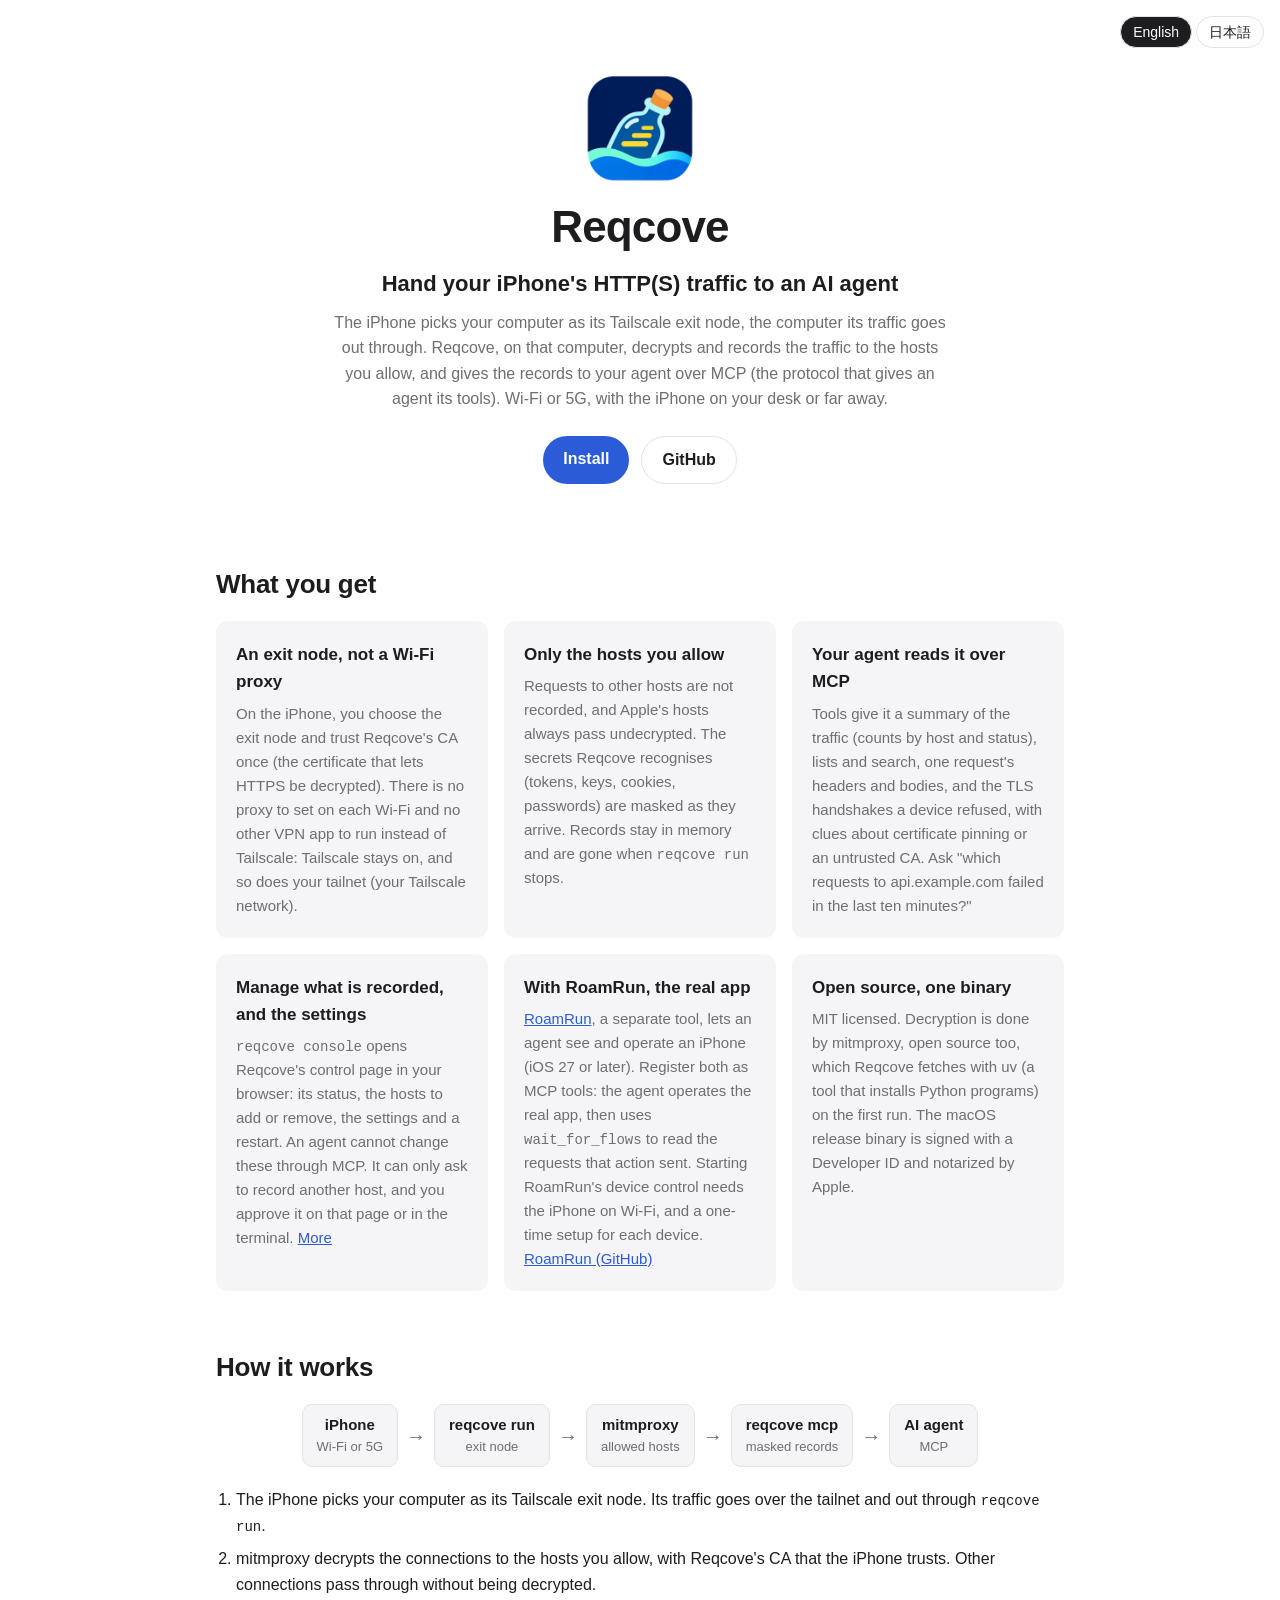
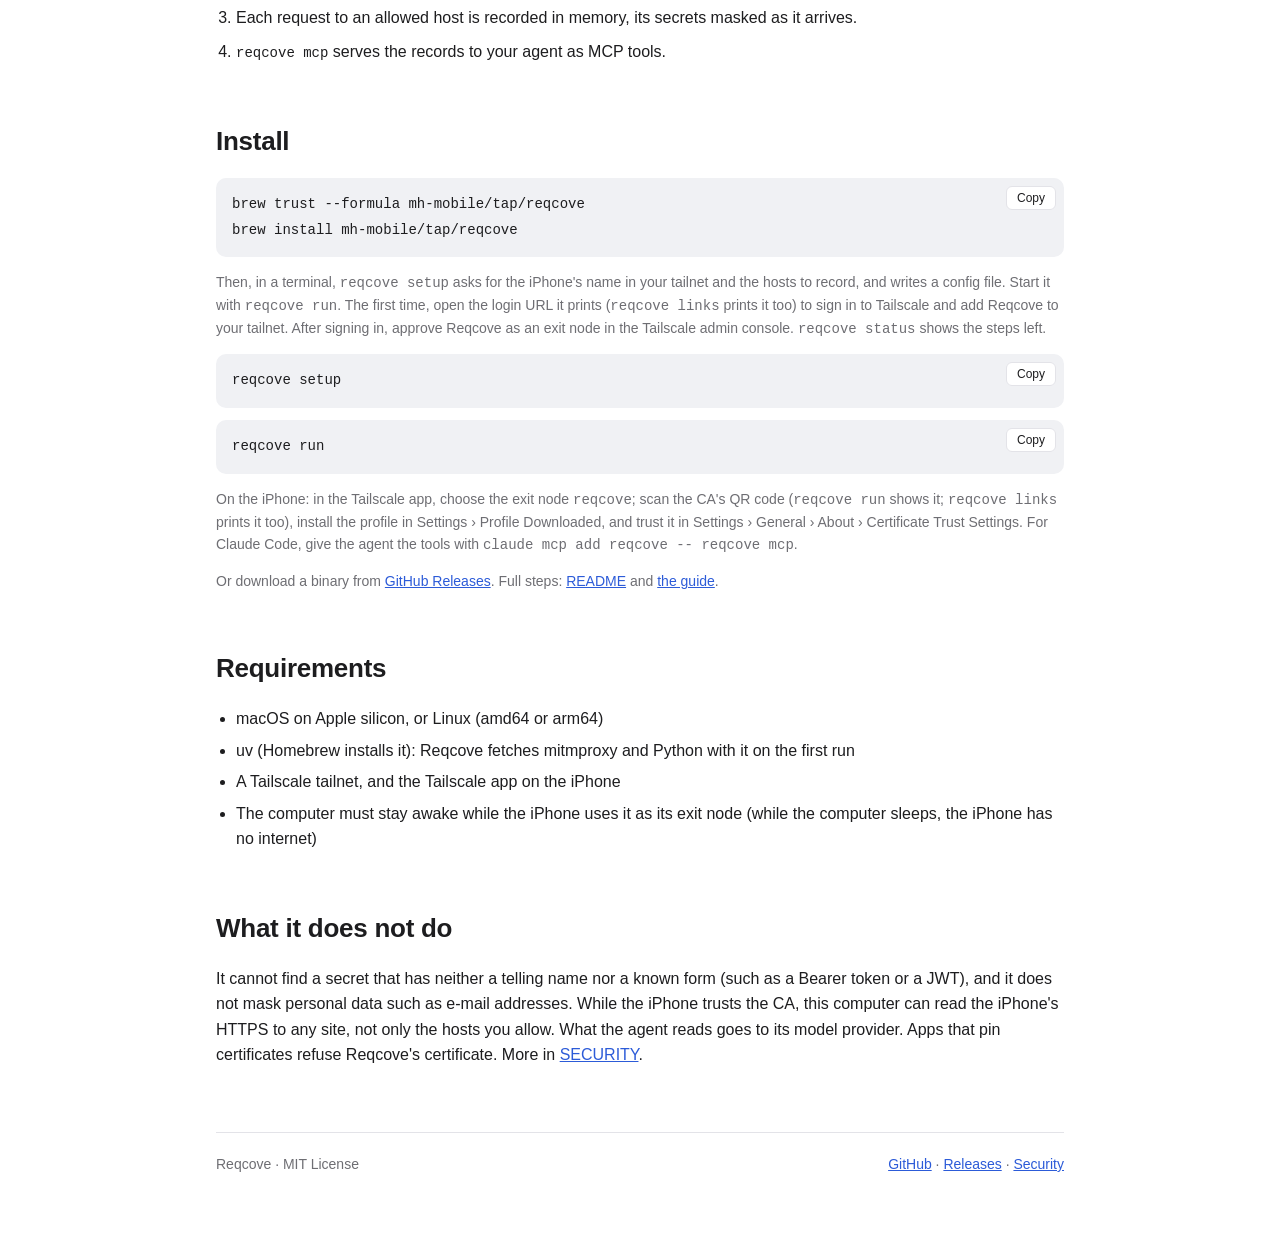
<file: docs/index.html>
<!doctype html>
<html lang="en">
<head>
<meta charset="utf-8">
<meta name="viewport" content="width=device-width, initial-scale=1">
<title>Reqcove</title>
<link rel="icon" href="favicon.ico" sizes="any">
<link rel="apple-touch-icon" href="images/apple-touch-icon.png">
<meta name="description" content="Hand your iPhone's HTTP(S) traffic to an AI agent over MCP, through a Tailscale exit node. The iPhone can be on your desk or far away.">
<meta property="og:title" content="Reqcove">
<meta property="og:description" content="Hand your iPhone's HTTP(S) traffic to an AI agent over MCP. The iPhone can be on your desk or far away.">
<meta property="og:url" content="https://mh-mobile.github.io/reqcove/">
<meta property="og:image" content="https://mh-mobile.github.io/reqcove/images/icon-1024.png">
<meta name="twitter:card" content="summary">
<script>
  // Before the page renders, so Japanese readers don't see English first.
  (function () {
    var l = null;
    try { l = localStorage.getItem("lang"); } catch (e) {}
    document.documentElement.lang = l || ((navigator.language || "").indexOf("ja") === 0 ? "ja" : "en");
  })();
</script>
<style>
  :root {
    --bg: #ffffff; --fg: #1d1d1f; --muted: #6e6e73; --card: #f5f5f7; --line: #e3e3e8;
    --accent: #2c5bd8; --accent-fg: #ffffff; --code: #f0f1f4;
  }
  @media (prefers-color-scheme: dark) {
    :root { --bg: #111114; --fg: #f2f2f5; --muted: #a1a1a8; --card: #1c1c21; --line: #2c2c33;
            --accent: #6b93ff; --accent-fg: #0b0b0f; --code: #1f2027; }
  }
  * { box-sizing: border-box; }
  body { margin: 0; background: var(--bg); color: var(--fg);
         font: 16px/1.6 -apple-system, BlinkMacSystemFont, "Hiragino Sans", "Segoe UI", sans-serif; }
  main { max-width: 880px; margin: 0 auto; padding: 0 16px 64px; }
  a { color: var(--accent); }
  .lang { position: absolute; top: 16px; right: 16px; font-size: 14px; }
  .lang button { background: none; border: 1px solid var(--line); color: var(--fg); border-radius: 999px;
                 padding: 4px 12px; cursor: pointer; font: inherit; }
  .lang button[aria-pressed="true"] { background: var(--fg); color: var(--bg); }
  header { text-align: center; padding: 72px 0 24px; }
  .icon { display: block; margin: 0 auto 8px; border-radius: 24%; }
  h1 { font-size: 44px; margin: 8px 0 4px; letter-spacing: -0.02em; }
  .tagline { font-size: 22px; font-weight: 600; margin: 0 auto 8px; max-width: 680px; }
  .sub { color: var(--muted); margin: 0 auto 24px; max-width: 620px; }
  .cta { display: flex; gap: 12px; justify-content: center; flex-wrap: wrap; }
  .btn { display: inline-block; padding: 10px 20px; border-radius: 999px; text-decoration: none; font-weight: 600; }
  .btn.primary { background: var(--accent); color: var(--accent-fg); }
  .btn.ghost { border: 1px solid var(--line); color: var(--fg); }
  h2 { font-size: 26px; margin: 56px 0 16px; letter-spacing: -0.01em; }
  .grid { display: grid; grid-template-columns: repeat(auto-fit, minmax(240px, 1fr)); gap: 16px; }
  .card { background: var(--card); border-radius: 12px; padding: 20px; }
  .card h3 { margin: 0 0 6px; font-size: 17px; }
  .card p { margin: 0; color: var(--muted); font-size: 15px; }
  .flow { display: flex; align-items: center; justify-content: center; flex-wrap: wrap; gap: 8px; margin: 0 0 20px; }
  .flow .box { display: flex; flex-direction: column; align-items: center; background: var(--card); border: 1px solid var(--line);
               border-radius: 10px; padding: 8px 14px; font-size: 15px; font-weight: 600; }
  .flow .box small { font-weight: 400; color: var(--muted); font-size: 13px; }
  .flow .arrow { color: var(--muted); font-size: 20px; }
  ol.steps { padding-left: 20px; } ol.steps li { margin-bottom: 8px; }
  pre { background: var(--code); border-radius: 10px; padding: 14px 76px 14px 16px; overflow-x: auto; position: relative; margin: 0 0 12px; }
  code { font: 14px/1.5 ui-monospace, SFMono-Regular, Menlo, monospace; }
  .copy { position: absolute; top: 8px; right: 8px; font-size: 12px; padding: 4px 10px; border-radius: 6px;
          border: 1px solid var(--line); background: var(--bg); color: var(--fg); cursor: pointer; }
  ul.req { padding-left: 20px; } ul.req li { margin-bottom: 6px; }
  .note { color: var(--muted); font-size: 14px; }
  footer { border-top: 1px solid var(--line); margin-top: 64px; padding-top: 20px; color: var(--muted); font-size: 14px;
           display: flex; gap: 16px; flex-wrap: wrap; justify-content: space-between; }
  [data-l="ja"] { display: none; }
  html[lang="ja"] [data-l="en"] { display: none; }
  html[lang="ja"] [data-l="ja"] { display: revert; }
  @media (max-width: 520px) {
    h1 { font-size: 36px; } .tagline { font-size: 19px; } header { padding-top: 64px; }
    .flow { flex-direction: column; } .flow .arrow { transform: rotate(90deg); }
  }
</style>
</head>
<body>
<div class="lang" role="group" aria-label="Language">
  <button type="button" data-set="en" aria-pressed="true">English</button>
  <button type="button" data-set="ja" aria-pressed="false">日本語</button>
</div>
<main>
  <header>
    <img class="icon" src="images/icon.png" alt="" width="112" height="112">
    <h1>Reqcove</h1>
    <p class="tagline" data-l="en">Hand your iPhone's HTTP(S) traffic to an AI agent</p>
    <p class="tagline" data-l="ja">iPhone の HTTP(S) 通信を AI エージェントに渡す</p>
    <p class="sub" data-l="en">The iPhone picks your computer as its Tailscale exit node, the computer its traffic goes out through. Reqcove, on that computer, decrypts and records the traffic to the hosts you allow, and gives the records to your agent over MCP (the protocol that gives an agent its tools). Wi-Fi or 5G, with the iPhone on your desk or far away.</p>
    <p class="sub" data-l="ja">iPhone は、お使いのコンピュータを Tailscale の Exit Node（iPhone の通信の出口になるコンピュータ）として選びます。そのコンピュータで動く Reqcove が、許可したホストへの通信を復号して記録し、MCP（エージェントにツールを渡す仕組み）でエージェントに渡します。Wi-Fi でも 5G でも、iPhone が手元にあっても離れた場所にあっても使えます。</p>
    <div class="cta">
      <a class="btn primary" href="#install"><span data-l="en">Install</span><span data-l="ja">インストール</span></a>
      <a class="btn ghost" href="https://github.com/mh-mobile/reqcove">GitHub</a>
    </div>
  </header>

  <h2 data-l="en">What you get</h2>
  <h2 data-l="ja">できること</h2>
  <div class="grid">
    <div class="card">
      <h3 data-l="en">An exit node, not a Wi-Fi proxy</h3><h3 data-l="ja">Wi-Fi のプロキシではなく Exit Node</h3>
      <p data-l="en">On the iPhone, you choose the exit node and trust Reqcove's CA once (the certificate that lets HTTPS be decrypted). There is no proxy to set on each Wi-Fi and no other VPN app to run instead of Tailscale: Tailscale stays on, and so does your tailnet (your Tailscale network).</p>
      <p data-l="ja">iPhone では、Exit Node を選び、Reqcove の CA（HTTPS を復号できるようにする証明書）を一度信頼するだけです。Wi-Fi ごとにプロキシを設定することも、Tailscale の代わりに iPhone で VPN 型のアプリを動かすこともありません。Tailscale はオンのままで、tailnet（自分の Tailscale のネットワーク）もそのまま使えます。</p>
    </div>
    <div class="card">
      <h3 data-l="en">Only the hosts you allow</h3><h3 data-l="ja">記録するのは許可したホストだけ</h3>
      <p data-l="en">Requests to other hosts are not recorded, and Apple's hosts always pass undecrypted. The secrets Reqcove recognises (tokens, keys, cookies, passwords) are masked as they arrive. Records stay in memory and are gone when <code>reqcove run</code> stops.</p>
      <p data-l="ja">ほかのホストへのリクエストは記録しません。Apple のホストへの接続は常に復号せずに通します。Reqcove が見分けられるシークレット（トークン、鍵、Cookie、パスワード）は、届いた時点でマスクします。記録はメモリの中だけにあり、<code>reqcove run</code> を止めると消えます。</p>
    </div>
    <div class="card">
      <h3 data-l="en">Your agent reads it over MCP</h3><h3 data-l="ja">エージェントは MCP で読む</h3>
      <p data-l="en">Tools give it a summary of the traffic (counts by host and status), lists and search, one request's headers and bodies, and the TLS handshakes a device refused, with clues about certificate pinning or an untrusted CA. Ask "which requests to api.example.com failed in the last ten minutes?"</p>
      <p data-l="ja">通信の要約（ホストやステータスごとの件数）、一覧と検索、1 件のヘッダーとボディ、デバイスが拒否した TLS ハンドシェイク（証明書ピンニングや、まだ信頼していない CA を調べる手がかり）を、ツールで読めます。「この 10 分間で api.example.com へのリクエストのうち、失敗したものは？」と聞けます。</p>
    </div>
    <div class="card">
      <h3 data-l="en">Manage what is recorded, and the settings</h3><h3 data-l="ja">記録するホストと設定を管理する</h3>
      <p data-l="en"><code>reqcove console</code> opens Reqcove's control page in your browser: its status, the hosts to add or remove, the settings and a restart. An agent cannot change these through MCP. It can only ask to record another host, and you approve it on that page or in the terminal. <a href="https://github.com/mh-mobile/reqcove/blob/main/docs/guide.md#the-console-reqcove-console">More</a></p>
      <p data-l="ja"><code>reqcove console</code> を打つと、Reqcove の管理画面がブラウザで開きます。状態の確認、記録するホストの追加と削除、設定の変更、再起動ができます。エージェントは MCP ではこれらを変えられません。記録するホストを足すよう頼めるだけで、承認するのはあなたです（管理画面かターミナルで）。<a href="https://github.com/mh-mobile/reqcove/blob/main/docs/guide.ja.md#コンソールreqcove-console">詳しく</a></p>
    </div>
    <div class="card">
      <h3 data-l="en">With RoamRun, the real app</h3><h3 data-l="ja">RoamRun と使えば実機のアプリで</h3>
      <p data-l="en"><a href="https://mh-mobile.github.io/RoamRun/">RoamRun</a>, a separate tool, lets an agent see and operate an iPhone (iOS 27 or later). Register both as MCP tools: the agent operates the real app, then uses <code>wait_for_flows</code> to read the requests that action sent. Starting RoamRun's device control needs the iPhone on Wi-Fi, and a one-time setup for each device. <a href="https://github.com/mh-mobile/RoamRun">RoamRun (GitHub)</a></p>
      <p data-l="ja">別のツールの <a href="https://mh-mobile.github.io/RoamRun/">RoamRun</a> を使うと、エージェントが iPhone の画面を見て操作できます（iOS 27 以降）。両方を MCP のツールとして登録すると、エージェントが実機のアプリを操作し、その操作で送られたリクエストを <code>wait_for_flows</code> で読めます。RoamRun の画面操作を始めるには、iPhone が Wi-Fi につながっていることと、デバイスごとに一度の設定が必要です。<a href="https://github.com/mh-mobile/RoamRun">RoamRun（GitHub）</a></p>
    </div>
    <div class="card">
      <h3 data-l="en">Open source, one binary</h3><h3 data-l="ja">オープンソースで、1 つのバイナリ</h3>
      <p data-l="en">MIT licensed. Decryption is done by mitmproxy, open source too, which Reqcove fetches with uv (a tool that installs Python programs) on the first run. The macOS release binary is signed with a Developer ID and notarized by Apple.</p>
      <p data-l="ja">MIT ライセンスです。復号はオープンソースの mitmproxy が行い、初回の起動時に Reqcove が uv（Python のツールを入れる道具）で取得します。macOS のリリースのバイナリは Developer ID で署名してあり、Apple の公証を受けています。</p>
    </div>
  </div>

  <h2 data-l="en">How it works</h2>
  <h2 data-l="ja">仕組み</h2>
  <div class="flow" aria-hidden="true">
    <div class="box">iPhone<small data-l="en">Wi-Fi or 5G</small><small data-l="ja">Wi-Fi でも 5G でも</small></div>
    <span class="arrow">→</span>
    <div class="box">reqcove run<small data-l="en">exit node</small><small data-l="ja">Exit Node</small></div>
    <span class="arrow">→</span>
    <div class="box">mitmproxy<small data-l="en">allowed hosts</small><small data-l="ja">許可したホスト</small></div>
    <span class="arrow">→</span>
    <div class="box">reqcove mcp<small data-l="en">masked records</small><small data-l="ja">マスク済みの記録</small></div>
    <span class="arrow">→</span>
    <div class="box"><span data-l="en">AI agent</span><span data-l="ja">AI エージェント</span><small>MCP</small></div>
  </div>
  <ol class="steps" data-l="en">
    <li>The iPhone picks your computer as its Tailscale exit node. Its traffic goes over the tailnet and out through <code>reqcove run</code>.</li>
    <li>mitmproxy decrypts the connections to the hosts you allow, with Reqcove's CA that the iPhone trusts. Other connections pass through without being decrypted.</li>
    <li>Each request to an allowed host is recorded in memory, its secrets masked as it arrives.</li>
    <li><code>reqcove mcp</code> serves the records to your agent as MCP tools.</li>
  </ol>
  <ol class="steps" data-l="ja">
    <li>iPhone は、お使いのコンピュータを Tailscale の Exit Node として選びます。iPhone の通信は tailnet を通り、<code>reqcove run</code> から出ていきます。</li>
    <li>許可したホストへの接続は、iPhone が信頼した Reqcove の CA を使って、mitmproxy が復号します。ほかの接続は復号せずに通します。</li>
    <li>許可したホストへのリクエストを、届いた時点でシークレットをマスクして、メモリに記録します。</li>
    <li><code>reqcove mcp</code> が、その記録を MCP のツールとしてエージェントに渡します。</li>
  </ol>

  <div id="install"></div>
  <h2 data-l="en">Install</h2>
  <h2 data-l="ja">インストール</h2>
  <pre><code>brew trust --formula mh-mobile/tap/reqcove
brew install mh-mobile/tap/reqcove</code><button class="copy" type="button"><span data-l="en">Copy</span><span data-l="ja">コピー</span></button></pre>
  <p class="note" data-l="en">Then, in a terminal, <code>reqcove setup</code> asks for the iPhone's name in your tailnet and the hosts to record, and writes a config file. Start it with <code>reqcove run</code>. The first time, open the login URL it prints (<code>reqcove links</code> prints it too) to sign in to Tailscale and add Reqcove to your tailnet. After signing in, approve Reqcove as an exit node in the Tailscale admin console. <code>reqcove status</code> shows the steps left.</p>
  <p class="note" data-l="ja">続いて、ターミナルで <code>reqcove setup</code> を実行します。tailnet での iPhone の名前と記録するホストを聞いて、設定ファイルに書きます。<code>reqcove run</code> で起動します。初回は、表示されるログイン用の URL（<code>reqcove links</code> でも出せます）を開いて Tailscale にログインし、Reqcove を tailnet に加えます。ログイン後、Tailscale の管理画面で Reqcove を Exit Node として承認します。残っている手順は <code>reqcove status</code> で確認できます。</p>
  <pre><code>reqcove setup</code><button class="copy" type="button"><span data-l="en">Copy</span><span data-l="ja">コピー</span></button></pre>
  <pre><code>reqcove run</code><button class="copy" type="button"><span data-l="en">Copy</span><span data-l="ja">コピー</span></button></pre>
  <p class="note" data-l="en">On the iPhone: in the Tailscale app, choose the exit node <code>reqcove</code>; scan the CA's QR code (<code>reqcove run</code> shows it; <code>reqcove links</code> prints it too), install the profile in Settings › Profile Downloaded, and trust it in Settings › General › About › Certificate Trust Settings. For Claude Code, give the agent the tools with <code>claude mcp add reqcove -- reqcove mcp</code>.</p>
  <p class="note" data-l="ja">iPhone では、Tailscale アプリで Exit Node に <code>reqcove</code> を選び、CA の QR コード（<code>reqcove run</code> が表示します。<code>reqcove links</code> でも出せます）を読んで、「設定 › プロファイルがダウンロード済み」でプロファイルを入れ、「設定 › 一般 › 情報 › 証明書信頼設定」で信頼します。Claude Code には <code>claude mcp add reqcove -- reqcove mcp</code> でツールを渡します。</p>
  <p class="note" data-l="en">Or download a binary from <a href="https://github.com/mh-mobile/reqcove/releases/latest">GitHub Releases</a>. Full steps: <a href="https://github.com/mh-mobile/reqcove#readme">README</a> and <a href="https://github.com/mh-mobile/reqcove/blob/main/docs/guide.md">the guide</a>.</p>
  <p class="note" data-l="ja"><a href="https://github.com/mh-mobile/reqcove/releases/latest">GitHub Releases</a> からバイナリをダウンロードすることもできます。詳しい手順は <a href="https://github.com/mh-mobile/reqcove/blob/main/README.ja.md">README</a> と<a href="https://github.com/mh-mobile/reqcove/blob/main/docs/guide.ja.md">ガイド</a>にあります。</p>

  <h2 data-l="en">Requirements</h2>
  <h2 data-l="ja">必要なもの</h2>
  <ul class="req" data-l="en">
    <li>macOS on Apple silicon, or Linux (amd64 or arm64)</li>
    <li>uv (Homebrew installs it): Reqcove fetches mitmproxy and Python with it on the first run</li>
    <li>A Tailscale tailnet, and the Tailscale app on the iPhone</li>
    <li>The computer must stay awake while the iPhone uses it as its exit node (while the computer sleeps, the iPhone has no internet)</li>
  </ul>
  <ul class="req" data-l="ja">
    <li>Apple シリコンの macOS、または Linux（amd64 または arm64）</li>
    <li>uv（Homebrew で入れれば一緒に入ります）。初回の起動時に、Reqcove が uv で mitmproxy と Python を取得します</li>
    <li>Tailscale の tailnet と、iPhone にインストールした Tailscale アプリ</li>
    <li>iPhone が Exit Node として使っている間は、コンピュータをスリープさせないこと（スリープ中、iPhone はインターネットにつながりません）</li>
  </ul>

  <h2 data-l="en">What it does not do</h2>
  <h2 data-l="ja">しないこと</h2>
  <p data-l="en">It cannot find a secret that has neither a telling name nor a known form (such as a Bearer token or a JWT), and it does not mask personal data such as e-mail addresses. While the iPhone trusts the CA, this computer can read the iPhone's HTTPS to any site, not only the hosts you allow. What the agent reads goes to its model provider. Apps that pin certificates refuse Reqcove's certificate. More in <a href="https://github.com/mh-mobile/reqcove/blob/main/docs/SECURITY.md">SECURITY</a>.</p>
  <p data-l="ja">名前からも形（Bearer トークン、JWT など）からもシークレットと分からない値は見つけられず、メールアドレスなどの個人情報はマスクしません。CA を信頼している間、このコンピュータは iPhone の HTTPS を、許可したホストに限らず読めるようになります。エージェントが読んだものは、そのモデルの提供元に送られます。証明書ピンニングをするアプリは、Reqcove の証明書を拒否します。詳しくは <a href="https://github.com/mh-mobile/reqcove/blob/main/docs/SECURITY.ja.md">SECURITY</a> にあります。</p>

  <footer>
    <span>Reqcove · MIT License</span>
    <span>
      <a href="https://github.com/mh-mobile/reqcove">GitHub</a> ·
      <a href="https://github.com/mh-mobile/reqcove/releases">Releases</a> ·
      <a data-l="en" href="https://github.com/mh-mobile/reqcove/blob/main/docs/SECURITY.md">Security</a><a data-l="ja" href="https://github.com/mh-mobile/reqcove/blob/main/docs/SECURITY.ja.md">Security</a>
    </span>
  </footer>
</main>
<script>
  const root = document.documentElement;
  function setLang(l, remember) {
    root.lang = l;
    document.querySelectorAll(".lang button").forEach(b => b.setAttribute("aria-pressed", String(b.dataset.set === l)));
    if (remember) { try { localStorage.setItem("lang", l); } catch (e) {} }
  }
  setLang(root.lang, false);
  document.querySelectorAll(".lang button").forEach(b => b.addEventListener("click", () => setLang(b.dataset.set, true)));
  document.querySelectorAll(".copy").forEach(b => b.addEventListener("click", () => {
    const label = b.innerHTML, ja = root.lang === "ja";
    const show = t => { b.textContent = t; setTimeout(() => (b.innerHTML = label), 1500); };
    if (!navigator.clipboard) { show(ja ? "選択してコピーしてください" : "Select and copy"); return; }
    navigator.clipboard.writeText(b.previousElementSibling.textContent)
      .then(() => show(ja ? "コピーしました" : "Copied"), () => show(ja ? "コピーできません" : "Copy failed"));
  }));
</script>
</body>
</html>
</file>
